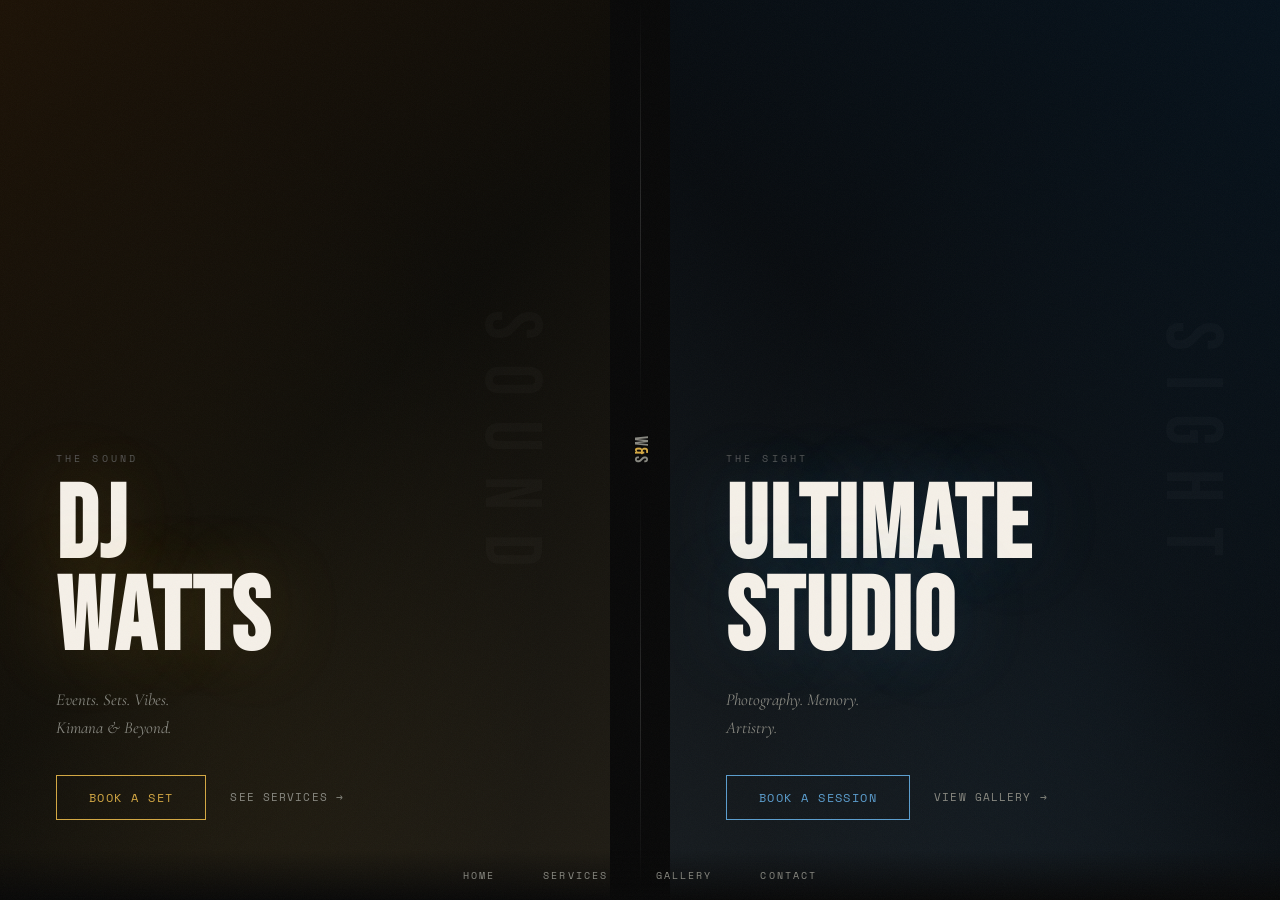
<file: index.html>
<!DOCTYPE html>
<html lang="en">
<head>
  <meta charset="UTF-8" />
  <meta name="viewport" content="width=device-width, initial-scale=1.0" />
  <title>DJ Watts & Ultimate Studio — Kimana, Kenya</title>
  <link rel="stylesheet" href="style.css" />
  <link rel="preconnect" href="https://fonts.googleapis.com" />
  <link href="https://fonts.googleapis.com/css2?family=Bebas+Neue&family=Cormorant+Garamond:ital,wght@0,300;0,400;1,300&family=Space+Mono:wght@400;700&display=swap" rel="stylesheet" />
</head>
<body class="landing">

  <!-- Grain overlay -->
  <div class="grain"></div>

  <div class="split-container">

    <!-- LEFT: DJ WATTS -->
    <div class="split left" id="split-sound">
      <div class="split-bg sound-bg"></div>
      <div class="split-content">
        <span class="eyebrow">THE SOUND</span>
        <h1 class="split-title">DJ<br>WATTS</h1>
        <p class="split-sub">Events. Sets. Vibes.<br>Kimana & Beyond.</p>
        <div class="split-actions">
          <a href="services.html#dj" class="btn btn-outline">Book a Set</a>
          <a href="services.html" class="btn-text">See Services →</a>
        </div>
      </div>
      <div class="split-label">SOUND</div>
    </div>

    <!-- DIVIDER -->
    <div class="divider">
      <div class="divider-line"></div>
      <div class="divider-logo">W<span>&</span>S</div>
      <div class="divider-line"></div>
    </div>

    <!-- RIGHT: ULTIMATE STUDIO -->
    <div class="split right" id="split-sight">
      <div class="split-bg sight-bg"></div>
      <div class="split-content">
        <span class="eyebrow">THE SIGHT</span>
        <h1 class="split-title">ULTIMATE<br>STUDIO</h1>
        <p class="split-sub">Photography. Memory.<br>Artistry.</p>
        <div class="split-actions">
          <a href="services.html#photo" class="btn btn-outline">Book a Session</a>
          <a href="gallery.html" class="btn-text">View Gallery →</a>
        </div>
      </div>
      <div class="split-label">SIGHT</div>
    </div>

  </div>

  <!-- Navigation strip -->
  <nav class="bottom-nav">
    <a href="index.html">Home</a>
    <a href="services.html">Services</a>
    <a href="gallery.html">Gallery</a>
    <a href="contact.html">Contact</a>
  </nav>

  <script src="script.js"></script>
</body>
</html>
</file>
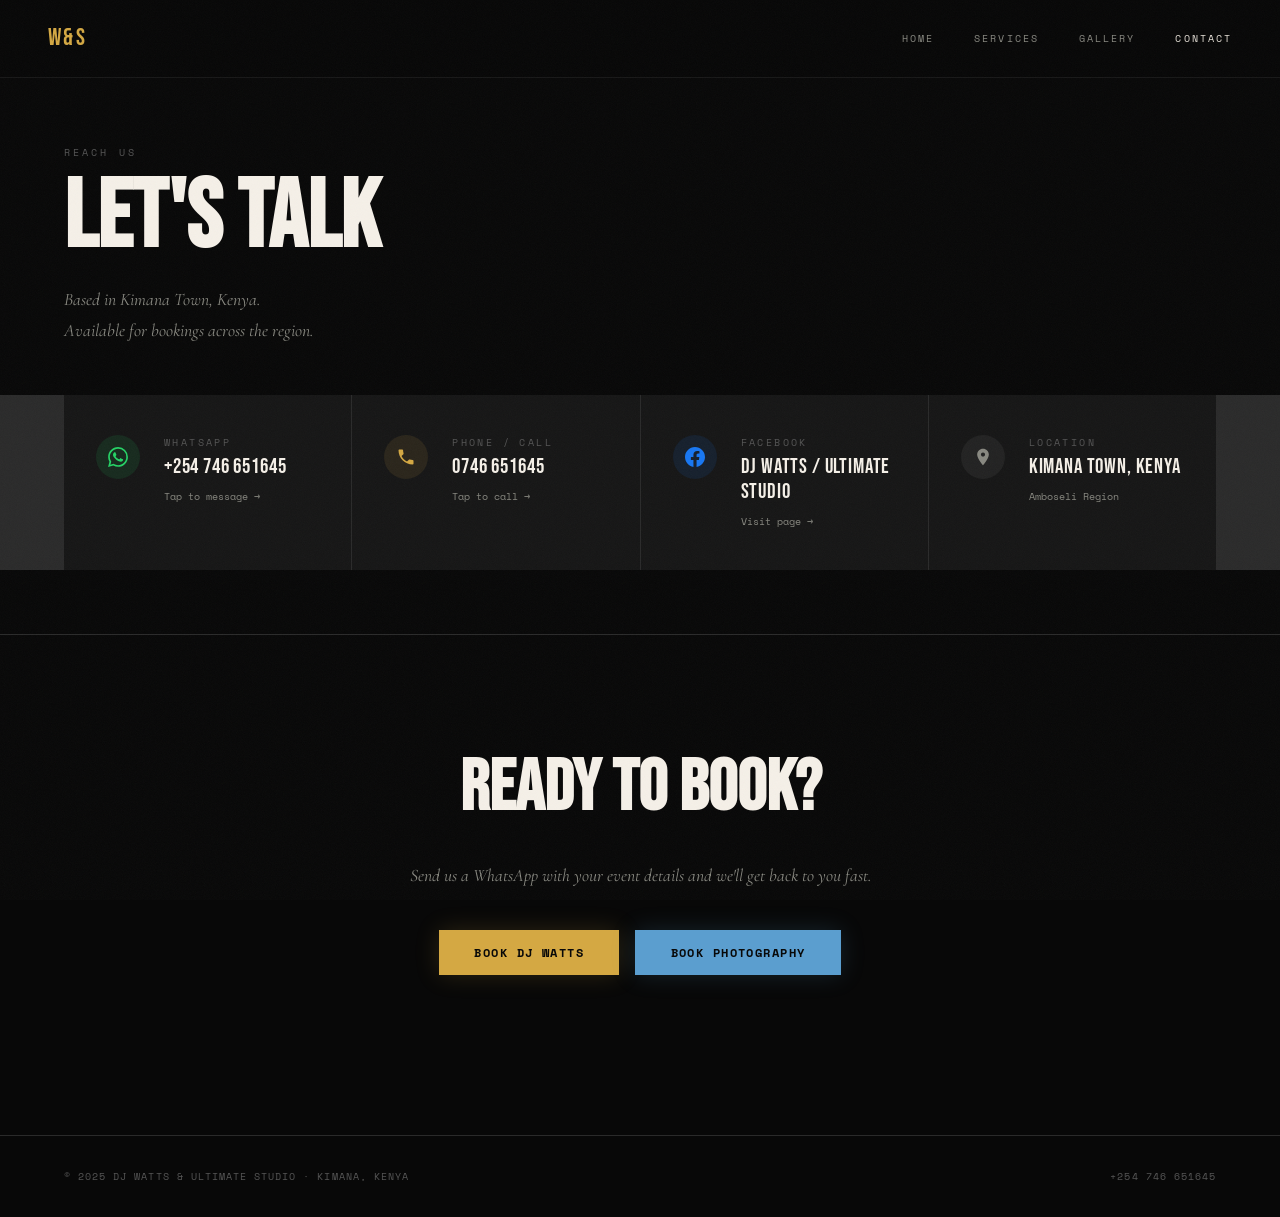
<file: contact.html>
<!DOCTYPE html>
<html lang="en">
<head>
  <meta charset="UTF-8" />
  <meta name="viewport" content="width=device-width, initial-scale=1.0" />
  <title>Contact — DJ Watts & Ultimate Studio</title>
  <link rel="stylesheet" href="style.css" />
  <link rel="preconnect" href="https://fonts.googleapis.com" />
  <link href="https://fonts.googleapis.com/css2?family=Bebas+Neue&family=Cormorant+Garamond:ital,wght@0,300;0,400;1,300&family=Space+Mono:wght@400;700&display=swap" rel="stylesheet" />
</head>
<body class="page-contact">
  <div class="grain"></div>

  <nav class="top-nav">
    <a href="index.html" class="nav-brand">W&amp;S</a>
    <div class="nav-links">
      <a href="index.html">Home</a>
      <a href="services.html">Services</a>
      <a href="gallery.html">Gallery</a>
      <a href="contact.html" class="active">Contact</a>
    </div>
  </nav>

  <main class="contact-main">

    <header class="page-header contact-hdr">
      <p class="page-eyebrow">Reach Us</p>
      <h1 class="page-title">Let's Talk</h1>
      <p class="page-desc">Based in Kimana Town, Kenya.<br>Available for bookings across the region.</p>
    </header>

    <div class="contact-grid">

      <!-- WhatsApp -->
      <a
        href="https://wa.me/254746651645?text=Hi%21%20I%27d%20like%20to%20get%20in%20touch%20with%20DJ%20Watts%20%2F%20Ultimate%20Studio."
        class="contact-card whatsapp-card"
        target="_blank"
        rel="noopener"
      >
        <div class="contact-icon">
          <svg viewBox="0 0 24 24" fill="currentColor" xmlns="http://www.w3.org/2000/svg">
            <path d="M17.472 14.382c-.297-.149-1.758-.867-2.03-.967-.273-.099-.471-.148-.67.15-.197.297-.767.966-.94 1.164-.173.199-.347.223-.644.075-.297-.15-1.255-.463-2.39-1.475-.883-.788-1.48-1.761-1.653-2.059-.173-.297-.018-.458.13-.606.134-.133.298-.347.446-.52.149-.174.198-.298.298-.497.099-.198.05-.371-.025-.52-.075-.149-.669-1.612-.916-2.207-.242-.579-.487-.5-.669-.51-.173-.008-.371-.01-.57-.01-.198 0-.52.074-.792.372-.272.297-1.04 1.016-1.04 2.479 0 1.462 1.065 2.875 1.213 3.074.149.198 2.096 3.2 5.077 4.487.709.306 1.262.489 1.694.625.712.227 1.36.195 1.871.118.571-.085 1.758-.719 2.006-1.413.248-.694.248-1.289.173-1.413-.074-.124-.272-.198-.57-.347m-5.421 7.403h-.004a9.87 9.87 0 01-5.031-1.378l-.361-.214-3.741.982.998-3.648-.235-.374a9.86 9.86 0 01-1.51-5.26c.001-5.45 4.436-9.884 9.888-9.884 2.64 0 5.122 1.03 6.988 2.898a9.825 9.825 0 012.893 6.994c-.003 5.45-4.437 9.884-9.885 9.884m8.413-18.297A11.815 11.815 0 0012.05 0C5.495 0 .16 5.335.157 11.892c0 2.096.547 4.142 1.588 5.945L.057 24l6.305-1.654a11.882 11.882 0 005.683 1.448h.005c6.554 0 11.89-5.335 11.893-11.893a11.821 11.821 0 00-3.48-8.413z"/>
          </svg>
        </div>
        <div class="contact-info">
          <span class="contact-label">WhatsApp</span>
          <span class="contact-value">+254 746 651645</span>
          <span class="contact-action">Tap to message →</span>
        </div>
      </a>

      <!-- Call -->
      <a href="tel:+254746651645" class="contact-card call-card">
        <div class="contact-icon">
          <svg viewBox="0 0 24 24" fill="currentColor" xmlns="http://www.w3.org/2000/svg">
            <path d="M6.62 10.79c1.44 2.83 3.76 5.14 6.59 6.59l2.2-2.2c.27-.27.67-.36 1.02-.24 1.12.37 2.33.57 3.57.57.55 0 1 .45 1 1V20c0 .55-.45 1-1 1-9.39 0-17-7.61-17-17 0-.55.45-1 1-1h3.5c.55 0 1 .45 1 1 0 1.25.2 2.45.57 3.57.11.35.03.74-.25 1.02l-2.2 2.2z"/>
          </svg>
        </div>
        <div class="contact-info">
          <span class="contact-label">Phone / Call</span>
          <span class="contact-value">0746 651645</span>
          <span class="contact-action">Tap to call →</span>
        </div>
      </a>

      <!-- Facebook -->
      <a
        href="https://www.facebook.com/share/1LpdgkMCn9/"
        class="contact-card fb-card"
        target="_blank"
        rel="noopener"
      >
        <div class="contact-icon">
          <svg viewBox="0 0 24 24" fill="currentColor" xmlns="http://www.w3.org/2000/svg">
            <path d="M24 12.073c0-6.627-5.373-12-12-12s-12 5.373-12 12c0 5.99 4.388 10.954 10.125 11.854v-8.385H7.078v-3.47h3.047V9.43c0-3.007 1.792-4.669 4.533-4.669 1.312 0 2.686.235 2.686.235v2.953H15.83c-1.491 0-1.956.925-1.956 1.874v2.25h3.328l-.532 3.47h-2.796v8.385C19.612 23.027 24 18.062 24 12.073z"/>
          </svg>
        </div>
        <div class="contact-info">
          <span class="contact-label">Facebook</span>
          <span class="contact-value">DJ Watts / Ultimate Studio</span>
          <span class="contact-action">Visit page →</span>
        </div>
      </a>

      <!-- Location -->
      <div class="contact-card location-card">
        <div class="contact-icon">
          <svg viewBox="0 0 24 24" fill="currentColor" xmlns="http://www.w3.org/2000/svg">
            <path d="M12 2C8.13 2 5 5.13 5 9c0 5.25 7 13 7 13s7-7.75 7-13c0-3.87-3.13-7-7-7zm0 9.5c-1.38 0-2.5-1.12-2.5-2.5s1.12-2.5 2.5-2.5 2.5 1.12 2.5 2.5-1.12 2.5-2.5 2.5z"/>
          </svg>
        </div>
        <div class="contact-info">
          <span class="contact-label">Location</span>
          <span class="contact-value">Kimana Town, Kenya</span>
          <span class="contact-action">Amboseli Region</span>
        </div>
      </div>

    </div>

    <!-- Quick Book Strip -->
    <section class="quick-book">
      <h2 class="qb-title">Ready to Book?</h2>
      <p class="qb-sub">Send us a WhatsApp with your event details and we'll get back to you fast.</p>
      <div class="qb-buttons">
        <a
          href="https://wa.me/254746651645?text=Hi%20DJ%20Watts!%20I%27d%20like%20to%20book%20an%20Event%20DJ%20Set.%20Please%20share%20your%20availability%20and%20pricing."
          class="btn btn-glow"
          target="_blank"
          rel="noopener"
        >
          Book DJ Watts
        </a>
        <a
          href="https://wa.me/254746651645?text=Hello%20Ultimate%20Studio!%20I%27d%20like%20to%20book%20a%20Photography%20session.%20Please%20share%20your%20packages%20and%20availability."
          class="btn btn-glow sight"
          target="_blank"
          rel="noopener"
        >
          Book Photography
        </a>
      </div>
    </section>

  </main>

  <footer class="site-footer">
    <span>© 2025 DJ Watts & Ultimate Studio · Kimana, Kenya</span>
    <span>+254 746 651645</span>
  </footer>

  <script src="script.js"></script>
</body>
</html>
</file>
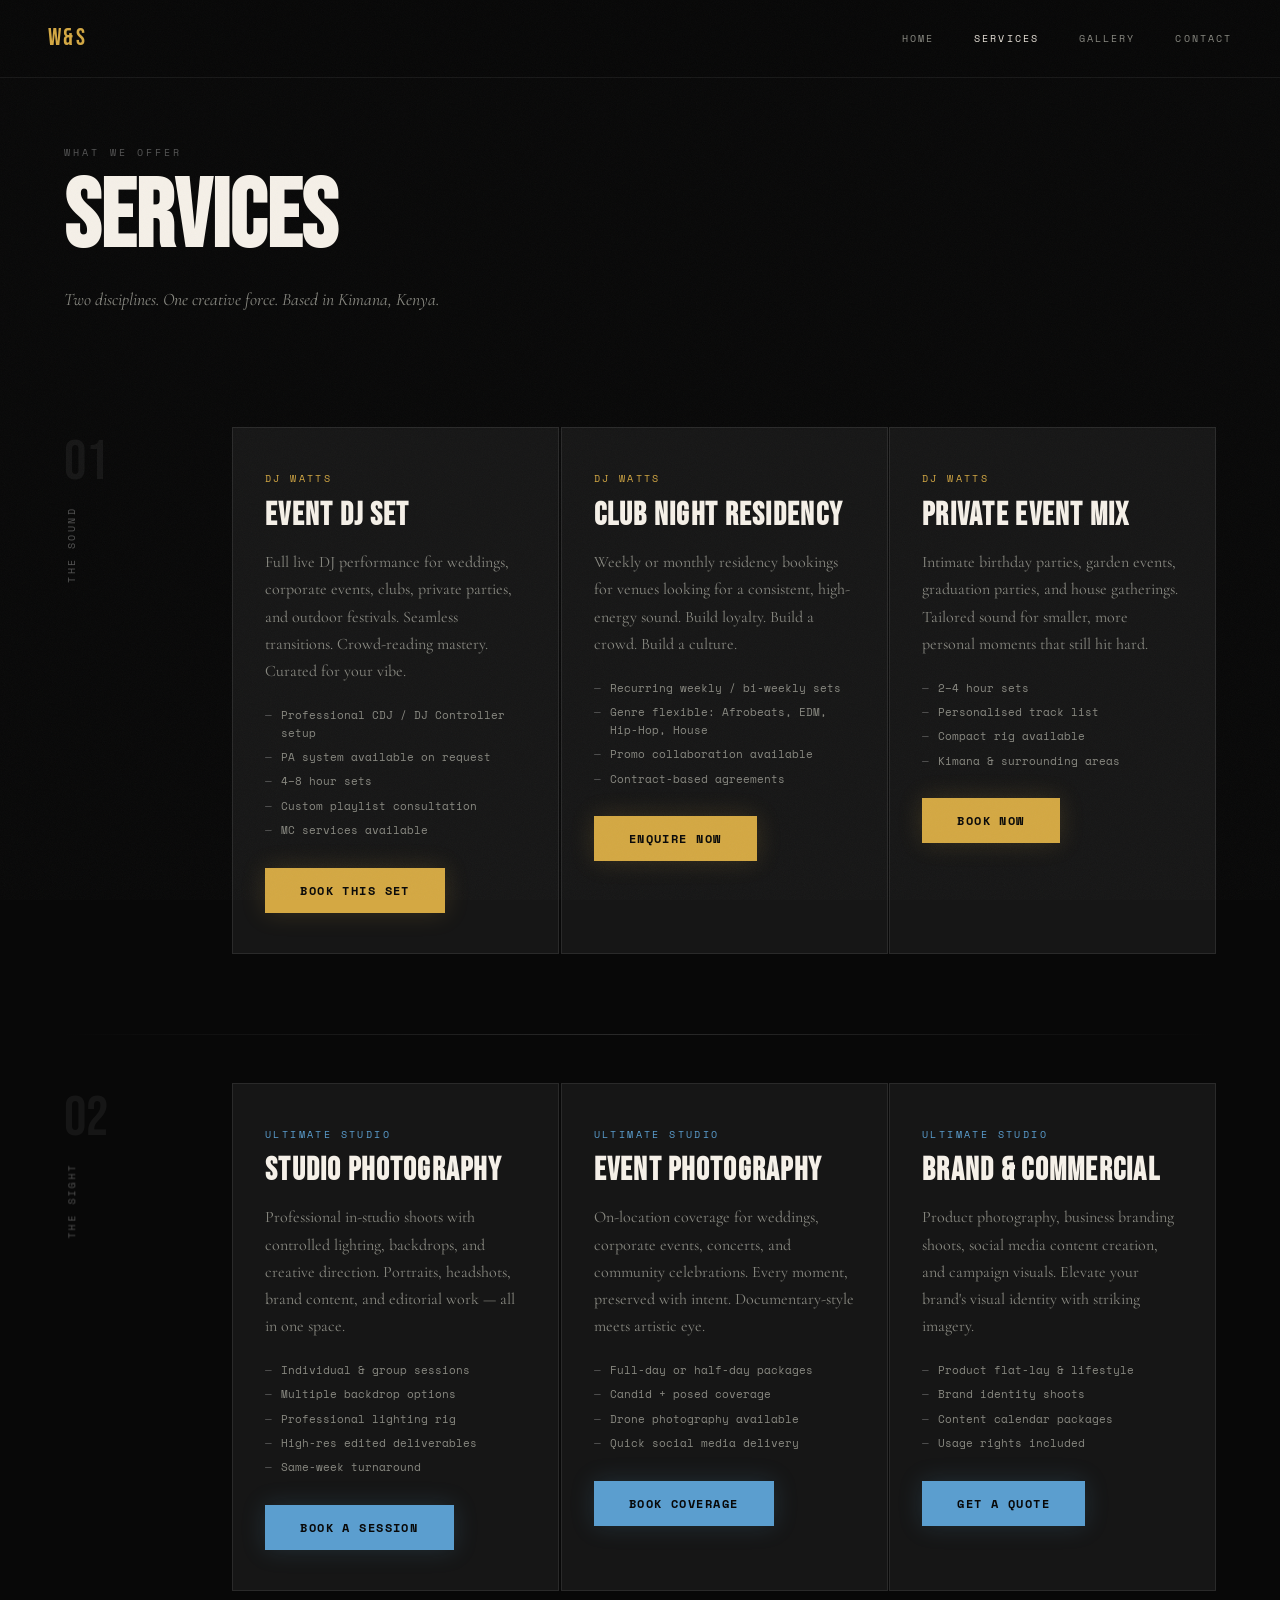
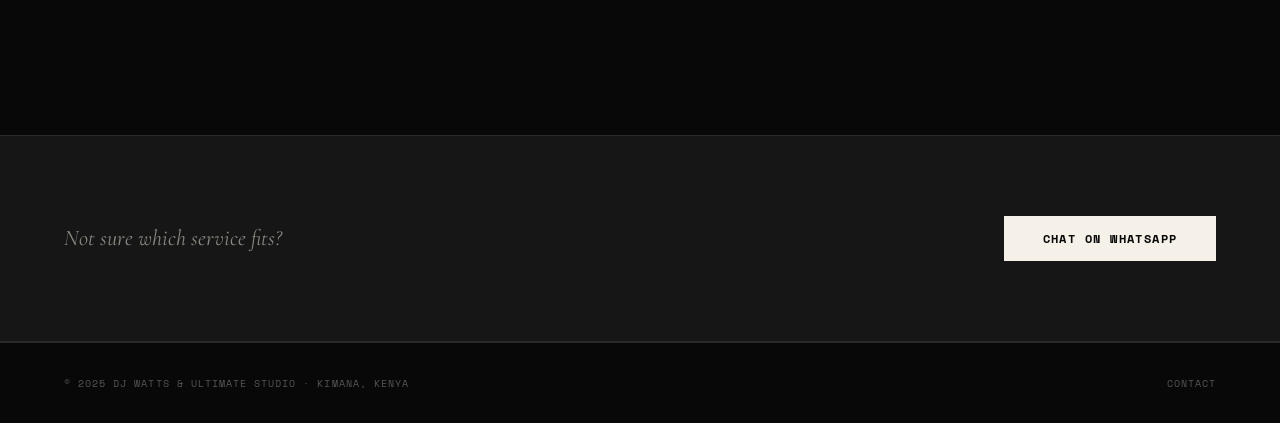
<file: services.html>
<!DOCTYPE html>
<html lang="en">
<head>
  <meta charset="UTF-8" />
  <meta name="viewport" content="width=device-width, initial-scale=1.0" />
  <title>Services — DJ Watts & Ultimate Studio</title>
  <link rel="stylesheet" href="style.css" />
  <link rel="preconnect" href="https://fonts.googleapis.com" />
  <link href="https://fonts.googleapis.com/css2?family=Bebas+Neue&family=Cormorant+Garamond:ital,wght@0,300;0,400;1,300&family=Space+Mono:wght@400;700&display=swap" rel="stylesheet" />
</head>
<body class="page-services">
  <div class="grain"></div>

  <nav class="top-nav">
    <a href="index.html" class="nav-brand">W&amp;S</a>
    <div class="nav-links">
      <a href="index.html">Home</a>
      <a href="services.html" class="active">Services</a>
      <a href="gallery.html">Gallery</a>
      <a href="contact.html">Contact</a>
    </div>
  </nav>

  <main class="services-main">

    <!-- PAGE HEADER -->
    <header class="page-header">
      <p class="page-eyebrow">What We Offer</p>
      <h1 class="page-title">Services</h1>
      <p class="page-desc">Two disciplines. One creative force. Based in Kimana, Kenya.</p>
    </header>

    <!-- DJ SECTION -->
    <section class="service-section" id="dj">
      <div class="section-label-col">
        <span class="section-number">01</span>
        <span class="section-tag">THE SOUND</span>
      </div>

      <div class="cards-grid">

        <article class="service-card sound-card" data-delay="0">
          <div class="card-accent"></div>
          <div class="card-body">
            <span class="card-cat">DJ Watts</span>
            <h2 class="card-title">Event DJ Set</h2>
            <p class="card-desc">Full live DJ performance for weddings, corporate events, clubs, private parties, and outdoor festivals. Seamless transitions. Crowd-reading mastery. Curated for your vibe.</p>
            <ul class="card-features">
              <li>Professional CDJ / DJ Controller setup</li>
              <li>PA system available on request</li>
              <li>4–8 hour sets</li>
              <li>Custom playlist consultation</li>
              <li>MC services available</li>
            </ul>
            <a
              href="https://wa.me/254746651645?text=Hi%20DJ%20Watts!%20I%27d%20like%20to%20book%20an%20Event%20DJ%20Set.%20Please%20share%20your%20availability%20and%20pricing."
              class="btn btn-glow"
              target="_blank"
              rel="noopener"
            >
              Book This Set
            </a>
          </div>
        </article>

        <article class="service-card sound-card" data-delay="100">
          <div class="card-accent"></div>
          <div class="card-body">
            <span class="card-cat">DJ Watts</span>
            <h2 class="card-title">Club Night Residency</h2>
            <p class="card-desc">Weekly or monthly residency bookings for venues looking for a consistent, high-energy sound. Build loyalty. Build a crowd. Build a culture.</p>
            <ul class="card-features">
              <li>Recurring weekly / bi-weekly sets</li>
              <li>Genre flexible: Afrobeats, EDM, Hip-Hop, House</li>
              <li>Promo collaboration available</li>
              <li>Contract-based agreements</li>
            </ul>
            <a
              href="https://wa.me/254746651645?text=Hello%20DJ%20Watts!%20I%27m%20interested%20in%20a%20Club%20Night%20Residency.%20Let%27s%20discuss%20details."
              class="btn btn-glow"
              target="_blank"
              rel="noopener"
            >
              Enquire Now
            </a>
          </div>
        </article>

        <article class="service-card sound-card" data-delay="200">
          <div class="card-accent"></div>
          <div class="card-body">
            <span class="card-cat">DJ Watts</span>
            <h2 class="card-title">Private Event Mix</h2>
            <p class="card-desc">Intimate birthday parties, garden events, graduation parties, and house gatherings. Tailored sound for smaller, more personal moments that still hit hard.</p>
            <ul class="card-features">
              <li>2–4 hour sets</li>
              <li>Personalised track list</li>
              <li>Compact rig available</li>
              <li>Kimana & surrounding areas</li>
            </ul>
            <a
              href="https://wa.me/254746651645?text=Hi%21%20I%27d%20like%20to%20book%20DJ%20Watts%20for%20a%20Private%20Event%20Mix.%20Can%20we%20discuss%20availability%3F"
              class="btn btn-glow"
              target="_blank"
              rel="noopener"
            >
              Book Now
            </a>
          </div>
        </article>

      </div>
    </section>

    <div class="section-divider"></div>

    <!-- PHOTOGRAPHY SECTION -->
    <section class="service-section" id="photo">
      <div class="section-label-col">
        <span class="section-number">02</span>
        <span class="section-tag">THE SIGHT</span>
      </div>

      <div class="cards-grid">

        <article class="service-card sight-card" data-delay="0">
          <div class="card-accent"></div>
          <div class="card-body">
            <span class="card-cat">Ultimate Studio</span>
            <h2 class="card-title">Studio Photography</h2>
            <p class="card-desc">Professional in-studio shoots with controlled lighting, backdrops, and creative direction. Portraits, headshots, brand content, and editorial work — all in one space.</p>
            <ul class="card-features">
              <li>Individual & group sessions</li>
              <li>Multiple backdrop options</li>
              <li>Professional lighting rig</li>
              <li>High-res edited deliverables</li>
              <li>Same-week turnaround</li>
            </ul>
            <a
              href="https://wa.me/254746651645?text=Hello%20Ultimate%20Studio!%20I%27d%20like%20to%20book%20a%20Studio%20Photography%20session.%20Please%20share%20your%20packages%20and%20availability."
              class="btn btn-glow sight"
              target="_blank"
              rel="noopener"
            >
              Book a Session
            </a>
          </div>
        </article>

        <article class="service-card sight-card" data-delay="100">
          <div class="card-accent"></div>
          <div class="card-body">
            <span class="card-cat">Ultimate Studio</span>
            <h2 class="card-title">Event Photography</h2>
            <p class="card-desc">On-location coverage for weddings, corporate events, concerts, and community celebrations. Every moment, preserved with intent. Documentary-style meets artistic eye.</p>
            <ul class="card-features">
              <li>Full-day or half-day packages</li>
              <li>Candid + posed coverage</li>
              <li>Drone photography available</li>
              <li>Quick social media delivery</li>
            </ul>
            <a
              href="https://wa.me/254746651645?text=Hi%20Ultimate%20Studio!%20I%20need%20Event%20Photography%20coverage.%20Can%20we%20discuss%20dates%20and%20pricing%3F"
              class="btn btn-glow sight"
              target="_blank"
              rel="noopener"
            >
              Book Coverage
            </a>
          </div>
        </article>

        <article class="service-card sight-card" data-delay="200">
          <div class="card-accent"></div>
          <div class="card-body">
            <span class="card-cat">Ultimate Studio</span>
            <h2 class="card-title">Brand & Commercial</h2>
            <p class="card-desc">Product photography, business branding shoots, social media content creation, and campaign visuals. Elevate your brand's visual identity with striking imagery.</p>
            <ul class="card-features">
              <li>Product flat-lay & lifestyle</li>
              <li>Brand identity shoots</li>
              <li>Content calendar packages</li>
              <li>Usage rights included</li>
            </ul>
            <a
              href="https://wa.me/254746651645?text=Hello%21%20I%27m%20interested%20in%20Brand%20%26%20Commercial%20Photography%20from%20Ultimate%20Studio.%20Let%27s%20talk."
              class="btn btn-glow sight"
              target="_blank"
              rel="noopener"
            >
              Get a Quote
            </a>
          </div>
        </article>

      </div>
    </section>

    <!-- CTA STRIP -->
    <section class="cta-strip">
      <p class="cta-text">Not sure which service fits?</p>
      <a
        href="https://wa.me/254746651645?text=Hi%21%20I%27d%20like%20to%20discuss%20what%20service%20would%20suit%20my%20needs.%20Can%20we%20chat%3F"
        class="btn btn-white"
        target="_blank"
        rel="noopener"
      >
        Chat on WhatsApp
      </a>
    </section>

  </main>

  <footer class="site-footer">
    <span>© 2025 DJ Watts & Ultimate Studio · Kimana, Kenya</span>
    <a href="contact.html">Contact</a>
  </footer>

  <script src="script.js"></script>
</body>
</html>
</file>
<file: style.css>
/* ============================================
   DJ WATTS & ULTIMATE STUDIO — style.css
   Dark Cinematic Aesthetic · Kimana, Kenya
   ============================================ */

/* --- TOKENS --- */
:root {
  --black:       #080808;
  --charcoal:    #111111;
  --surface:     #161616;
  --surface-2:   #1e1e1e;
  --border:      #2a2a2a;
  --muted:       #555555;
  --text:        #e8e2d9;
  --text-dim:    #888880;
  --white:       #f5f0e8;

  /* Sound identity — amber/gold */
  --sound:       #d4a843;
  --sound-dim:   #8a6a22;
  --sound-glow:  rgba(212, 168, 67, 0.18);

  /* Sight identity — steel blue */
  --sight:       #5b9ecf;
  --sight-dim:   #2f5f82;
  --sight-glow:  rgba(91, 158, 207, 0.18);

  --font-display: 'Bebas Neue', sans-serif;
  --font-serif:   'Cormorant Garamond', Georgia, serif;
  --font-mono:    'Space Mono', monospace;

  --radius:       2px;
  --radius-lg:    6px;
  --trans:        cubic-bezier(0.25, 0.46, 0.45, 0.94);
}

/* --- RESET --- */
*, *::before, *::after { box-sizing: border-box; margin: 0; padding: 0; }

html { font-size: 16px; scroll-behavior: smooth; }

body {
  background: var(--black);
  color: var(--text);
  font-family: var(--font-mono);
  font-size: 0.875rem;
  line-height: 1.6;
  min-height: 100dvh;
  overflow-x: hidden;
  -webkit-font-smoothing: antialiased;
}

a { color: inherit; text-decoration: none; }
img { display: block; width: 100%; height: 100%; object-fit: cover; }
ul { list-style: none; }

/* --- GRAIN OVERLAY --- */
.grain {
  position: fixed;
  inset: 0;
  pointer-events: none;
  z-index: 9999;
  opacity: 0.035;
  background-image: url("data:image/svg+xml,%3Csvg viewBox='0 0 256 256' xmlns='http://www.w3.org/2000/svg'%3E%3Cfilter id='noise'%3E%3CfeTurbulence type='fractalNoise' baseFrequency='0.9' numOctaves='4' stitchTiles='stitch'/%3E%3C/filter%3E%3Crect width='100%25' height='100%25' filter='url(%23noise)'/%3E%3C/svg%3E");
  background-repeat: repeat;
  background-size: 200px 200px;
}

/* --- BUTTONS --- */
.btn {
  display: inline-block;
  padding: 0.75rem 2rem;
  font-family: var(--font-mono);
  font-size: 0.75rem;
  letter-spacing: 0.12em;
  text-transform: uppercase;
  border: 1px solid currentColor;
  cursor: pointer;
  transition: all 0.25s var(--trans);
  white-space: nowrap;
}

.btn-outline {
  color: var(--sound);
  border-color: var(--sound);
  background: transparent;
}
.btn-outline:hover {
  background: var(--sound);
  color: var(--black);
}

.right .btn-outline {
  color: var(--sight);
  border-color: var(--sight);
}
.right .btn-outline:hover {
  background: var(--sight);
  color: var(--black);
}

.btn-text {
  display: inline-block;
  font-family: var(--font-mono);
  font-size: 0.7rem;
  letter-spacing: 0.1em;
  text-transform: uppercase;
  color: var(--text-dim);
  transition: color 0.2s;
}
.btn-text:hover { color: var(--text); }

.btn-glow {
  background: var(--sound);
  color: var(--black);
  border: none;
  padding: 0.8rem 2.2rem;
  font-weight: 700;
  box-shadow: 0 0 24px var(--sound-glow);
  transition: all 0.25s var(--trans);
}
.btn-glow:hover {
  background: #e8bb55;
  box-shadow: 0 0 40px rgba(212,168,67,0.4);
  transform: translateY(-1px);
}
.btn-glow.sight {
  background: var(--sight);
  box-shadow: 0 0 24px var(--sight-glow);
}
.btn-glow.sight:hover {
  background: #78b8e8;
  box-shadow: 0 0 40px rgba(91,158,207,0.4);
}

.btn-white {
  background: var(--white);
  color: var(--black);
  border: none;
  padding: 0.8rem 2.4rem;
  font-weight: 700;
}
.btn-white:hover {
  background: var(--text);
  transform: translateY(-1px);
}

/* ============================================
   LANDING PAGE
   ============================================ */
body.landing {
  overflow: hidden;
}
@media (max-width: 768px) {
  body.landing { overflow: auto; }
}

.split-container {
  display: flex;
  height: 100dvh;
  position: relative;
}

.split {
  flex: 1;
  position: relative;
  display: flex;
  align-items: flex-end;
  justify-content: flex-start;
  overflow: hidden;
  cursor: default;
  transition: flex 0.6s var(--trans);
}
.split:hover { flex: 1.08; }

.split-bg {
  position: absolute;
  inset: 0;
  background-size: cover;
  background-position: center;
  transition: transform 0.7s var(--trans);
}
.split:hover .split-bg { transform: scale(1.04); }

/* Dark gradient overlays */
.sound-bg {
  background: linear-gradient(
    135deg,
    rgba(30, 18, 4, 0.85) 0%,
    rgba(10, 8, 2, 0.6) 50%,
    rgba(212, 168, 67, 0.08) 100%
  ),
  radial-gradient(ellipse at 30% 70%, rgba(212,168,67,0.12) 0%, transparent 60%),
  var(--charcoal);
}

.sight-bg {
  background: linear-gradient(
    225deg,
    rgba(4, 18, 30, 0.85) 0%,
    rgba(2, 8, 14, 0.6) 50%,
    rgba(91, 158, 207, 0.08) 100%
  ),
  radial-gradient(ellipse at 70% 70%, rgba(91,158,207,0.12) 0%, transparent 60%),
  var(--charcoal);
}

.split-content {
  position: relative;
  z-index: 2;
  padding: 3rem 3.5rem;
  padding-bottom: 5rem;
  max-width: 480px;
}

.eyebrow {
  display: block;
  font-family: var(--font-mono);
  font-size: 0.65rem;
  letter-spacing: 0.3em;
  text-transform: uppercase;
  color: var(--muted);
  margin-bottom: 1rem;
}

.split-title {
  font-family: var(--font-display);
  font-size: clamp(4rem, 8vw, 7rem);
  line-height: 0.9;
  letter-spacing: 0.02em;
  color: var(--white);
  margin-bottom: 1.2rem;
}

.left .split-title { text-shadow: 0 0 80px rgba(212,168,67,0.2); }
.right .split-title { text-shadow: 0 0 80px rgba(91,158,207,0.2); }

.split-sub {
  font-family: var(--font-serif);
  font-style: italic;
  font-size: 1.05rem;
  color: var(--text-dim);
  margin-bottom: 2rem;
  line-height: 1.7;
}

.split-actions {
  display: flex;
  gap: 1.5rem;
  align-items: center;
  flex-wrap: wrap;
}

/* Big rotated label */
.split-label {
  position: absolute;
  top: 50%;
  right: -2.5rem;
  transform: translateY(-50%) rotate(90deg);
  font-family: var(--font-display);
  font-size: 5rem;
  letter-spacing: 0.3em;
  color: rgba(255,255,255,0.025);
  pointer-events: none;
  white-space: nowrap;
  z-index: 1;
}

/* Divider */
.divider {
  position: relative;
  z-index: 10;
  display: flex;
  flex-direction: column;
  align-items: center;
  justify-content: center;
  width: 60px;
  flex-shrink: 0;
  gap: 1.5rem;
}
.divider-line {
  flex: 1;
  width: 1px;
  background: linear-gradient(to bottom, transparent, var(--border), transparent);
}
.divider-logo {
  font-family: var(--font-display);
  font-size: 1.1rem;
  letter-spacing: 0.05em;
  color: var(--text-dim);
  white-space: nowrap;
  writing-mode: vertical-rl;
}
.divider-logo span { color: var(--sound); }

/* Bottom nav (landing only) */
.bottom-nav {
  position: fixed;
  bottom: 0;
  left: 0;
  right: 0;
  z-index: 100;
  display: flex;
  justify-content: center;
  gap: 3rem;
  padding: 1rem;
  background: linear-gradient(to top, rgba(8,8,8,0.95), transparent);
}
.bottom-nav a {
  font-family: var(--font-mono);
  font-size: 0.65rem;
  letter-spacing: 0.2em;
  text-transform: uppercase;
  color: var(--text-dim);
  transition: color 0.2s;
}
.bottom-nav a:hover { color: var(--text); }

/* Mobile landing */
@media (max-width: 768px) {
  .split-container { flex-direction: column; height: auto; }
  .split { min-height: 70vh; align-items: flex-start; }
  .split-content { padding: 2.5rem 1.8rem; padding-top: 5rem; }
  .split-title { font-size: clamp(3.5rem, 14vw, 5rem); }
  .divider { flex-direction: row; width: 100%; height: 48px; }
  .divider-line { flex: 1; height: 1px; width: auto; background: linear-gradient(to right, transparent, var(--border), transparent); }
  .divider-logo { writing-mode: horizontal-tb; font-size: 0.9rem; }
  .bottom-nav { gap: 1.5rem; }
}

/* ============================================
   TOP NAV (inner pages)
   ============================================ */
.top-nav {
  position: fixed;
  top: 0;
  left: 0;
  right: 0;
  z-index: 200;
  display: flex;
  align-items: center;
  justify-content: space-between;
  padding: 1.2rem 3rem;
  background: rgba(8,8,8,0.9);
  backdrop-filter: blur(12px);
  border-bottom: 1px solid var(--border);
}
.nav-brand {
  font-family: var(--font-display);
  font-size: 1.5rem;
  letter-spacing: 0.1em;
  color: var(--sound);
}
.nav-links {
  display: flex;
  gap: 2.5rem;
}
.nav-links a {
  font-family: var(--font-mono);
  font-size: 0.65rem;
  letter-spacing: 0.2em;
  text-transform: uppercase;
  color: var(--text-dim);
  transition: color 0.2s;
}
.nav-links a:hover,
.nav-links a.active { color: var(--text); }

@media (max-width: 600px) {
  .top-nav { padding: 1rem 1.2rem; }
  .nav-links { gap: 1.2rem; }
  .nav-links a { font-size: 0.6rem; }
}

/* ============================================
   PAGE SHARED
   ============================================ */
.page-header {
  padding: 9rem 4rem 4rem;
  max-width: 900px;
}
.page-eyebrow {
  font-family: var(--font-mono);
  font-size: 0.65rem;
  letter-spacing: 0.3em;
  text-transform: uppercase;
  color: var(--muted);
  margin-bottom: 0.8rem;
}
.page-title {
  font-family: var(--font-display);
  font-size: clamp(3.5rem, 8vw, 6rem);
  line-height: 0.95;
  color: var(--white);
  margin-bottom: 1.2rem;
}
.page-desc {
  font-family: var(--font-serif);
  font-style: italic;
  font-size: 1.1rem;
  color: var(--text-dim);
  line-height: 1.8;
}

/* Footer */
.site-footer {
  border-top: 1px solid var(--border);
  padding: 2rem 4rem;
  display: flex;
  justify-content: space-between;
  align-items: center;
  font-family: var(--font-mono);
  font-size: 0.65rem;
  letter-spacing: 0.1em;
  color: var(--muted);
  text-transform: uppercase;
}
.site-footer a { transition: color 0.2s; }
.site-footer a:hover { color: var(--text); }

@media (max-width: 600px) {
  .page-header { padding: 7rem 1.5rem 2.5rem; }
  .site-footer { flex-direction: column; gap: 0.5rem; padding: 1.5rem; text-align: center; }
}

/* ============================================
   SERVICES PAGE
   ============================================ */
.services-main {}

.service-section {
  display: grid;
  grid-template-columns: 120px 1fr;
  gap: 3rem;
  padding: 3rem 4rem 5rem;
  max-width: 1400px;
}

.section-label-col {
  display: flex;
  flex-direction: column;
  align-items: flex-start;
  padding-top: 0.5rem;
}
.section-number {
  font-family: var(--font-display);
  font-size: 3.5rem;
  line-height: 1;
  color: rgba(255,255,255,0.06);
}
.section-tag {
  font-family: var(--font-mono);
  font-size: 0.6rem;
  letter-spacing: 0.25em;
  text-transform: uppercase;
  color: var(--muted);
  writing-mode: vertical-rl;
  transform: rotate(180deg);
  margin-top: 1rem;
}

.cards-grid {
  display: grid;
  grid-template-columns: repeat(auto-fill, minmax(300px, 1fr));
  gap: 1.5px;
}

.service-card {
  background: var(--surface);
  border: 1px solid var(--border);
  position: relative;
  overflow: hidden;
  transition: transform 0.3s var(--trans), border-color 0.3s;
  opacity: 0;
  transform: translateY(20px);
  animation: fadeUp 0.6s var(--trans) forwards;
}

@keyframes fadeUp {
  to { opacity: 1; transform: translateY(0); }
}

.service-card:nth-child(1) { animation-delay: 0ms; }
.service-card:nth-child(2) { animation-delay: 100ms; }
.service-card:nth-child(3) { animation-delay: 200ms; }

.sound-card:hover { border-color: var(--sound-dim); }
.sight-card:hover { border-color: var(--sight-dim); }

.card-accent {
  height: 3px;
  width: 100%;
  background: var(--sound);
  transition: transform 0.3s var(--trans);
  transform: scaleX(0);
  transform-origin: left;
}
.sound-card:hover .card-accent { transform: scaleX(1); }
.sight-card .card-accent { background: var(--sight); }
.sight-card:hover .card-accent { transform: scaleX(1); }

.card-body {
  padding: 2.5rem 2rem;
  display: flex;
  flex-direction: column;
  gap: 0.8rem;
}
.card-cat {
  font-family: var(--font-mono);
  font-size: 0.6rem;
  letter-spacing: 0.25em;
  text-transform: uppercase;
  color: var(--sound);
}
.sight-card .card-cat { color: var(--sight); }

.card-title {
  font-family: var(--font-display);
  font-size: 2rem;
  letter-spacing: 0.04em;
  color: var(--white);
  line-height: 1;
}
.card-desc {
  font-family: var(--font-serif);
  font-size: 1rem;
  color: var(--text-dim);
  line-height: 1.7;
  margin-top: 0.3rem;
}
.card-features {
  margin-top: 0.5rem;
  display: flex;
  flex-direction: column;
  gap: 0.4rem;
}
.card-features li {
  font-family: var(--font-mono);
  font-size: 0.7rem;
  color: var(--text-dim);
  padding-left: 1rem;
  position: relative;
}
.card-features li::before {
  content: '—';
  position: absolute;
  left: 0;
  color: var(--muted);
}
.card-body .btn-glow {
  margin-top: 1rem;
  align-self: flex-start;
}

.section-divider {
  height: 1px;
  background: linear-gradient(to right, transparent, var(--border), transparent);
  margin: 0 4rem;
}

.cta-strip {
  padding: 5rem 4rem;
  display: flex;
  align-items: center;
  gap: 3rem;
  background: var(--surface);
  border-top: 1px solid var(--border);
  border-bottom: 1px solid var(--border);
  margin-top: 4rem;
}
.cta-text {
  font-family: var(--font-serif);
  font-style: italic;
  font-size: 1.4rem;
  color: var(--text-dim);
  flex: 1;
}

@media (max-width: 900px) {
  .service-section { grid-template-columns: 1fr; padding: 2rem 1.5rem 3rem; gap: 1.5rem; }
  .section-label-col { flex-direction: row; gap: 1rem; align-items: center; }
  .section-number { font-size: 2rem; }
  .section-tag { writing-mode: horizontal-tb; transform: none; margin: 0; }
  .section-divider { margin: 0 1.5rem; }
  .cta-strip { flex-direction: column; padding: 3rem 1.5rem; gap: 1.5rem; text-align: center; }
}

/* ============================================
   GALLERY PAGE
   ============================================ */
.gallery-main {
  padding-bottom: 4rem;
}

.gallery-filters {
  display: flex;
  gap: 0;
  padding: 0 4rem;
  margin-bottom: 2rem;
  border-bottom: 1px solid var(--border);
}
.filter-btn {
  background: none;
  border: none;
  border-bottom: 2px solid transparent;
  padding: 0.8rem 1.5rem;
  font-family: var(--font-mono);
  font-size: 0.65rem;
  letter-spacing: 0.15em;
  text-transform: uppercase;
  color: var(--text-dim);
  cursor: pointer;
  transition: all 0.2s;
  margin-bottom: -1px;
}
.filter-btn.active,
.filter-btn:hover {
  color: var(--sight);
  border-bottom-color: var(--sight);
}

.masonry-grid {
  columns: 4;
  column-gap: 3px;
  padding: 0 4rem;
}

.gallery-item {
  break-inside: avoid;
  margin-bottom: 3px;
  position: relative;
  overflow: hidden;
  cursor: pointer;
  background: var(--surface-2);
}

.gallery-item img {
  display: block;
  width: 100%;
  height: auto;
  transition: transform 0.5s var(--trans), opacity 0.3s;
  opacity: 0.88;
}
.gallery-item:hover img {
  transform: scale(1.05);
  opacity: 1;
}

.gallery-item-overlay {
  position: absolute;
  inset: 0;
  background: linear-gradient(to top, rgba(8,8,8,0.8) 0%, transparent 50%);
  opacity: 0;
  transition: opacity 0.3s;
  display: flex;
  align-items: flex-end;
  padding: 1rem;
}
.gallery-item:hover .gallery-item-overlay { opacity: 1; }

.gallery-item-num {
  font-family: var(--font-mono);
  font-size: 0.6rem;
  letter-spacing: 0.15em;
  color: rgba(255,255,255,0.5);
}

/* Placeholder when no real images */
.gallery-placeholder {
  width: 100%;
  aspect-ratio: 3/4;
  background: var(--surface-2);
  display: flex;
  align-items: center;
  justify-content: center;
}
.gallery-placeholder.wide { aspect-ratio: 4/3; }
.gallery-placeholder.square { aspect-ratio: 1; }

.placeholder-inner {
  text-align: center;
  color: var(--border);
}
.placeholder-inner svg {
  width: 32px;
  height: 32px;
  margin: 0 auto 0.5rem;
  opacity: 0.3;
}
.placeholder-inner span {
  display: block;
  font-family: var(--font-mono);
  font-size: 0.6rem;
  letter-spacing: 0.1em;
}

/* Lightbox */
.lightbox {
  position: fixed;
  inset: 0;
  z-index: 1000;
  background: rgba(8,8,8,0.97);
  display: flex;
  align-items: center;
  justify-content: center;
  opacity: 0;
  pointer-events: none;
  transition: opacity 0.3s;
}
.lightbox.open {
  opacity: 1;
  pointer-events: all;
}
.lb-img-wrap {
  max-width: 80vw;
  max-height: 85vh;
  overflow: hidden;
}
.lb-img-wrap img {
  max-width: 80vw;
  max-height: 85vh;
  width: auto;
  height: auto;
  object-fit: contain;
}
.lb-close, .lb-prev, .lb-next {
  position: absolute;
  background: none;
  border: none;
  color: var(--text-dim);
  font-size: 2rem;
  cursor: pointer;
  transition: color 0.2s;
  padding: 1rem;
}
.lb-close { top: 1rem; right: 1.5rem; font-size: 1.2rem; }
.lb-prev { left: 1.5rem; top: 50%; transform: translateY(-50%); font-size: 3rem; }
.lb-next { right: 1.5rem; top: 50%; transform: translateY(-50%); font-size: 3rem; }
.lb-close:hover, .lb-prev:hover, .lb-next:hover { color: var(--white); }
.lb-caption {
  position: absolute;
  bottom: 2rem;
  left: 50%;
  transform: translateX(-50%);
  font-family: var(--font-mono);
  font-size: 0.65rem;
  color: var(--text-dim);
  letter-spacing: 0.15em;
}

.gallery-cta {
  padding: 5rem 4rem;
  text-align: center;
}
.gallery-cta p {
  font-family: var(--font-serif);
  font-style: italic;
  font-size: 1.3rem;
  color: var(--text-dim);
  margin-bottom: 1.5rem;
}

@media (max-width: 1100px) { .masonry-grid { columns: 3; } }
@media (max-width: 768px) {
  .masonry-grid { columns: 2; padding: 0 1rem; }
  .gallery-filters { padding: 0 1rem; overflow-x: auto; flex-wrap: nowrap; }
  .gallery-cta { padding: 3rem 1.5rem; }
}
@media (max-width: 480px) {
  .masonry-grid { columns: 2; column-gap: 2px; }
  .masonry-grid .gallery-item { margin-bottom: 2px; }
}

/* ============================================
   CONTACT PAGE
   ============================================ */
.contact-main {
  padding-bottom: 4rem;
}
.contact-hdr {
  padding-bottom: 3rem;
}

.contact-grid {
  display: grid;
  grid-template-columns: repeat(auto-fill, minmax(280px, 1fr));
  gap: 1px;
  padding: 0 4rem;
  background: var(--border);
}

.contact-card {
  background: var(--surface);
  padding: 2.5rem 2rem;
  display: flex;
  gap: 1.5rem;
  align-items: flex-start;
  transition: background 0.25s;
  text-decoration: none;
}
.contact-card:hover { background: var(--surface-2); }

.contact-icon {
  width: 44px;
  height: 44px;
  flex-shrink: 0;
  display: flex;
  align-items: center;
  justify-content: center;
  border-radius: 50%;
  background: var(--border);
}
.contact-icon svg { width: 20px; height: 20px; }

.whatsapp-card .contact-icon { background: rgba(37, 211, 102, 0.1); color: #25d366; }
.call-card .contact-icon { background: rgba(212,168,67,0.1); color: var(--sound); }
.fb-card .contact-icon { background: rgba(24,119,242,0.1); color: #1877f2; }
.location-card .contact-icon { background: rgba(255,255,255,0.05); color: var(--text-dim); }

.contact-info {
  display: flex;
  flex-direction: column;
  gap: 0.3rem;
}
.contact-label {
  font-family: var(--font-mono);
  font-size: 0.6rem;
  letter-spacing: 0.25em;
  text-transform: uppercase;
  color: var(--muted);
}
.contact-value {
  font-family: var(--font-display);
  font-size: 1.3rem;
  letter-spacing: 0.04em;
  color: var(--white);
  line-height: 1.2;
}
.contact-action {
  font-family: var(--font-mono);
  font-size: 0.65rem;
  color: var(--text-dim);
  margin-top: 0.2rem;
}

.quick-book {
  padding: 6rem 4rem;
  text-align: center;
  border-top: 1px solid var(--border);
  margin-top: 4rem;
}
.qb-title {
  font-family: var(--font-display);
  font-size: clamp(2.5rem, 6vw, 4.5rem);
  color: var(--white);
  margin-bottom: 1rem;
}
.qb-sub {
  font-family: var(--font-serif);
  font-style: italic;
  font-size: 1.1rem;
  color: var(--text-dim);
  margin-bottom: 2.5rem;
  max-width: 480px;
  margin-left: auto;
  margin-right: auto;
}
.qb-buttons {
  display: flex;
  gap: 1rem;
  justify-content: center;
  flex-wrap: wrap;
}

@media (max-width: 768px) {
  .contact-grid { padding: 0; grid-template-columns: 1fr; }
  .contact-card { padding: 1.8rem 1.5rem; }
  .quick-book { padding: 3.5rem 1.5rem; }
}
</file>
